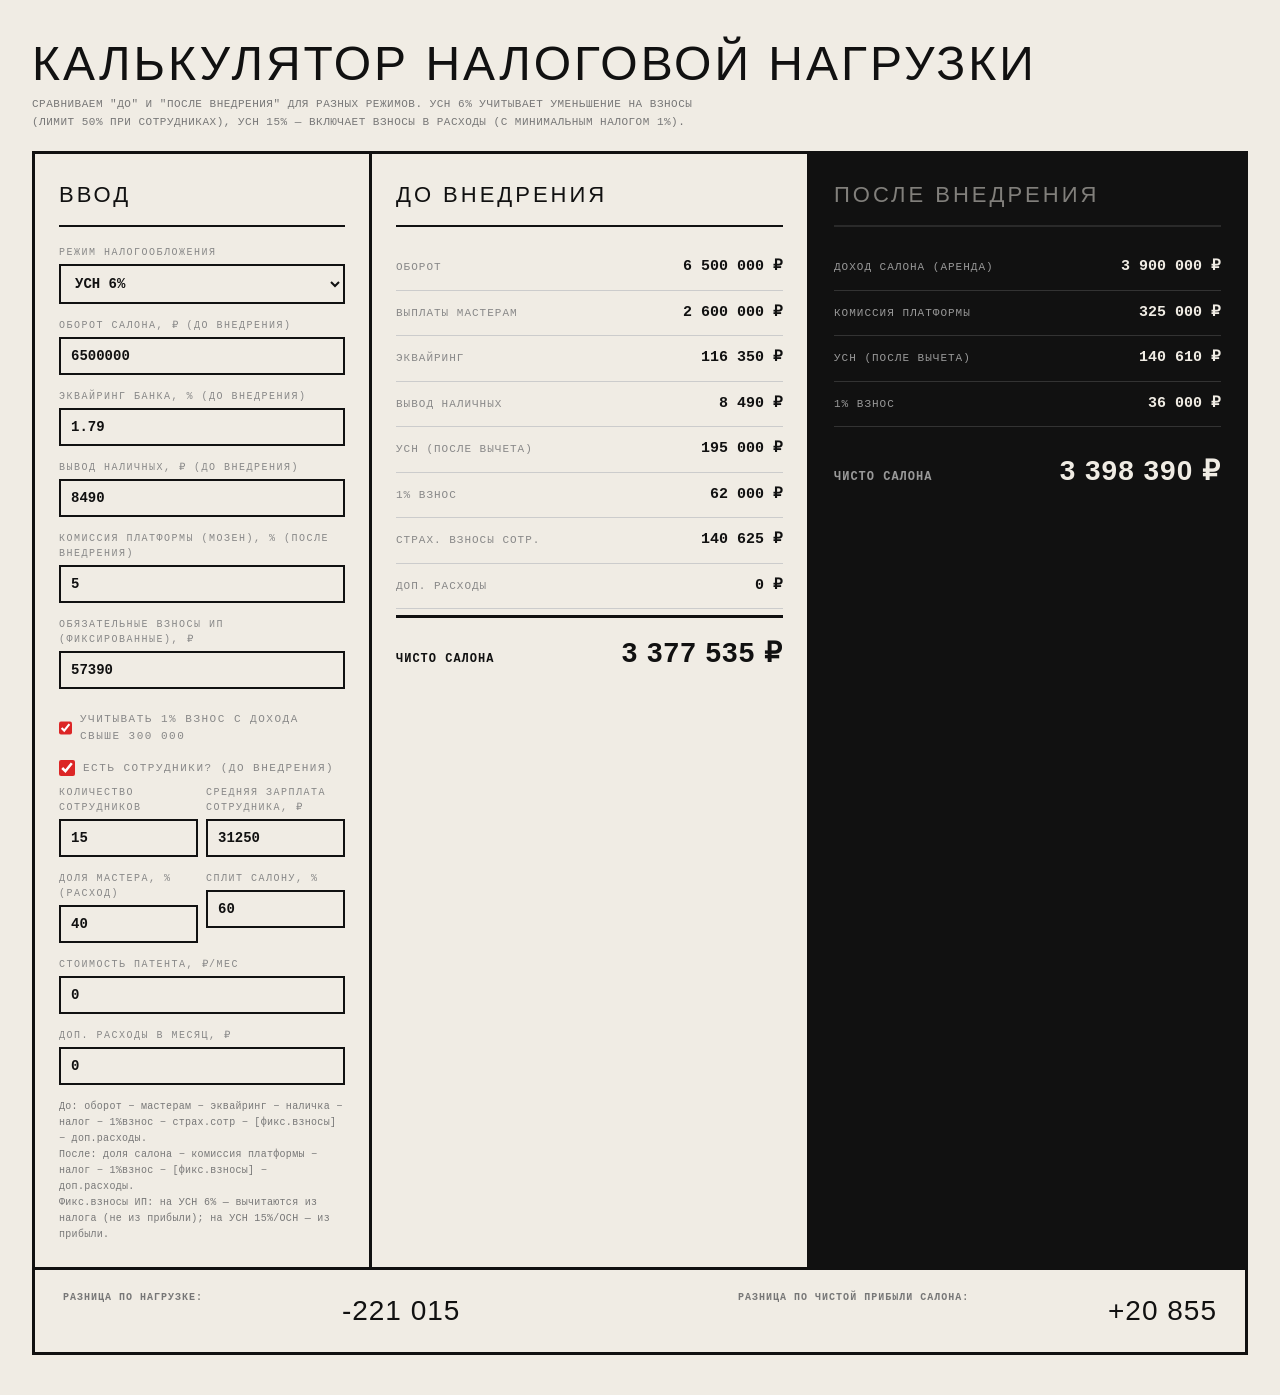
<file: index (5).html>
<!doctype html>
<html lang="ru">
<head>
  <meta charset="utf-8" />
  <meta name="viewport" content="width=device-width, initial-scale=1" />
  <title>Калькулятор налоговой нагрузки</title>

  <link rel="preconnect" href="https://fonts.googleapis.com">
  <link rel="preconnect" href="https://fonts.gstatic.com" crossorigin>
  <link href="https://fonts.googleapis.com/css2?family=Space+Grotesk:wght@400;500;600;700&display=swap" rel="stylesheet">

  <link rel="stylesheet" href="./styles.css" />
</head>

<body>
  <div class="wrap">
    <h1>Калькулятор налоговой нагрузки</h1>
    <p>Сравниваем "до" и "после внедрения" для разных режимов. УСН 6% учитывает уменьшение на взносы (лимит 50% при сотрудниках), УСН 15% — включает взносы в расходы (с минимальным налогом 1%).</p>

    <div class="grid" style="margin-top:20px;">
      <!-- ===== ВВОД ===== -->
      <div class="card">
        <h3>Ввод</h3>

        <label>Режим налогообложения
          <select id="regime">
            <option value="usn6">УСН 6%</option>
            <option value="usn15">УСН 15%</option>
            <option value="osn">ОСН</option>
            <option value="patent">Патент</option>
            <option value="patent_usn6">Патент + УСН 6%</option>
          </select>
        </label>

        <label>Оборот салона, ₽ (до внедрения)
          <input id="turnover" type="number" value="6500000" min="0" step="1000">
        </label>

        <div class="hidden" id="mixedIncomeWrap">
          <label>Доход по патенту (в месяц), ₽
            <input id="incomePatent" type="number" value="0" min="0" step="1000">
          </label>
          <label>Доход вне патента (УСН 6%) (в месяц), ₽
            <input id="incomeUsn" type="number" value="0" min="0" step="1000">
          </label>
          <div class="toggle">
            <input type="checkbox" id="mixedAfterFromSalonIncome" />
            <label for="mixedAfterFromSalonIncome">В "после" считать УСН-часть от дохода салона (пропорционально)</label>
          </div>
        </div>

        <label>Эквайринг банка, % (до внедрения)
          <input id="acquiring" type="number" value="1.79" min="0" max="10" step="0.01">
        </label>

        <label>Вывод наличных, ₽ (до внедрения)
          <input id="cashWithdrawal" type="number" value="8490" min="0" step="100">
        </label>

        <label>Комиссия платформы (Мозен), % (после внедрения)
          <input id="platformFeeRate" type="number" value="5" min="0" max="20" step="0.1">
        </label>

        <label>Обязательные взносы ИП (фиксированные), ₽
          <input id="fixedContrib" type="number" value="57390" min="0" step="1000">
        </label>

        <div class="toggle">
          <input type="checkbox" id="includeOnePct" checked />
          <label for="includeOnePct">Учитывать 1% взнос с дохода свыше 300 000</label>
        </div>

        <div class="hidden" id="osnTypeWrap">
          <label>Тип на ОСН
            <select id="osnType">
              <option value="ooo25">ООО (налог на прибыль 25%)</option>
              <option value="ip13">ИП (НДФЛ 13%)</option>
              <option value="ip15">ИП (НДФЛ 15%)</option>
            </select>
          </label>
        </div>

        <div class="hidden" id="osnVatWrap">
          <div class="toggle">
            <input type="checkbox" id="osnVat" />
            <label for="osnVat">Учитывать НДС 22%</label>
          </div>
        </div>

        <div class="hidden" id="empContribWrap">
          <label>Взносы за сотрудников (сумма), ₽
            <input id="empContribSum" type="number" value="0" min="0" step="1000">
          </label>
        </div>

        <div class="toggle">
          <input type="checkbox" id="hasEmployees" checked />
          <label for="hasEmployees">Есть сотрудники? (до внедрения)</label>
        </div>

        <div class="row">
          <label>Количество сотрудников
            <input id="empCount" type="number" value="15" min="0" step="1">
          </label>
          <label>Средняя зарплата сотрудника, ₽
            <input id="empSalary" type="number" value="31250" min="0" step="1000">
          </label>
        </div>

        <div class="row">
          <label>Доля мастера, % (расход)
            <input id="splitMaster" type="number" value="40" min="0" max="100" step="1">
          </label>
          <label>Сплит салону, %
            <input id="splitSalon" type="number" value="60" min="0" max="100" step="1">
          </label>
        </div>

        <label>Стоимость патента, ₽/мес
          <input id="patentFee" type="number" value="0" min="0" step="500" disabled>
        </label>

        <label id="extraLabel">Доп. расходы в месяц, ₽
          <input id="extra" type="number" value="0" min="0" step="1000">
        </label>

        <div class="hidden" id="extra15Wrap">
          <label>Расходы, вычитаемые из оборота (УСН 15%), ₽
            <input id="extra15" type="number" value="0" min="0" step="1000">
          </label>
        </div>

        <p class="muted" style="margin-top:8px;">
          До: оборот − мастерам − эквайринг − наличка − налог − 1%взнос − страх.сотр − [фикс.взносы] − доп.расходы.<br>
          После: доля салона − комиссия платформы − налог − 1%взнос − [фикс.взносы] − доп.расходы.<br>
          Фикс.взносы ИП: на УСН 6% — вычитаются из налога (не из прибыли); на УСН 15%/ОСН — из прибыли.
        </p>
      </div>

      <!-- ===== ДО ВНЕДРЕНИЯ ===== -->
      <div class="card">
        <h3>До внедрения</h3>
        <div class="stat"><span>Оборот</span><span class="val" id="revBefore">—</span></div>
        <div class="stat"><span>Выплаты мастерам</span><span class="val" id="payMasterBefore">—</span></div>
        <div class="stat"><span>Эквайринг</span><span class="val" id="acqBefore">—</span></div>
        <div class="stat"><span>Вывод наличных</span><span class="val" id="cashBefore">—</span></div>

        <!-- ОСН НДС строки -->
        <div class="stat hidden" id="rowVatOutputBefore"><span>НДС исходящий</span><span class="val" id="vatOutputBefore">—</span></div>
        <div class="stat hidden" id="rowVatInputBefore"><span>НДС входящий</span><span class="val" id="vatInputBefore">—</span></div>
        <div class="stat hidden" id="rowVatPayableBefore"><span>НДС к уплате</span><span class="val" id="vatPayableBefore">—</span></div>
        <div class="stat hidden" id="rowProfitTaxBefore"><span>Налог на прибыль</span><span class="val" id="profitTaxBefore">—</span></div>

        <!-- Общая строка налога (скрывается при ОСН+НДС) -->
        <div class="stat" id="rowTaxBefore"><span id="taxLabelBefore">УСН (после вычета)</span><span class="val" id="taxBefore">—</span></div>

        <div class="stat"><span>1% взнос</span><span class="val" id="onePctBefore">—</span></div>
        <div class="stat" id="rowEmpContribBefore"><span>Страх. взносы сотр.</span><span class="val" id="empContribBefore">—</span></div>
        <div class="stat hidden" id="rowFixedContribBefore"><span>Фикс. взносы ИП</span><span class="val" id="fixedContribBefore">—</span></div>
        <div class="stat"><span>Доп. расходы</span><span class="val" id="expBefore">—</span></div>
        <div class="stat"><span><strong>Чисто салона</strong></span><span class="val" id="netBefore">—</span></div>
      </div>

      <!-- ===== ПОСЛЕ ВНЕДРЕНИЯ ===== -->
      <div class="card">
        <h3>После внедрения</h3>
        <div class="stat"><span>Доход салона (аренда)</span><span class="val" id="revAfter">—</span></div>
        <div class="stat"><span>Комиссия платформы</span><span class="val" id="platformFeeAfter">—</span></div>

        <!-- ОСН НДС строки -->
        <div class="stat hidden" id="rowVatOutputAfter"><span>НДС исходящий</span><span class="val" id="vatOutputAfter">—</span></div>
        <div class="stat hidden" id="rowVatInputAfter"><span>НДС входящий</span><span class="val" id="vatInputAfter">—</span></div>
        <div class="stat hidden" id="rowVatPayableAfter"><span>НДС к уплате</span><span class="val" id="vatPayableAfter">—</span></div>
        <div class="stat hidden" id="rowProfitTaxAfter"><span>Налог на прибыль</span><span class="val" id="profitTaxAfter">—</span></div>

        <!-- Общая строка налога -->
        <div class="stat" id="rowTaxAfter"><span id="taxLabelAfter">УСН (после вычета)</span><span class="val" id="taxAfter">—</span></div>

        <div class="stat"><span>1% взнос</span><span class="val" id="onePctAfter">—</span></div>
        <div class="stat hidden" id="rowFixedContribAfter"><span>Фикс. взносы ИП</span><span class="val" id="fixedContribAfter">—</span></div>
        <div class="stat hidden" id="rowExpAfter"><span>Доп. расходы</span><span class="val" id="expAfter">—</span></div>
        <div class="stat"><span><strong>Чисто салона</strong></span><span class="val" id="netAfter">—</span></div>
      </div>
    </div>

    <div class="diff" id="diffBox">
      <strong>Разница по нагрузке:</strong> <span id="diffTax">—</span><br>
      <strong>Разница по чистой прибыли салона:</strong> <span id="diffNet">—</span>
    </div>
  </div>

  <script type="module" src="./js/main.js"></script>
</body>
</html>
</file>
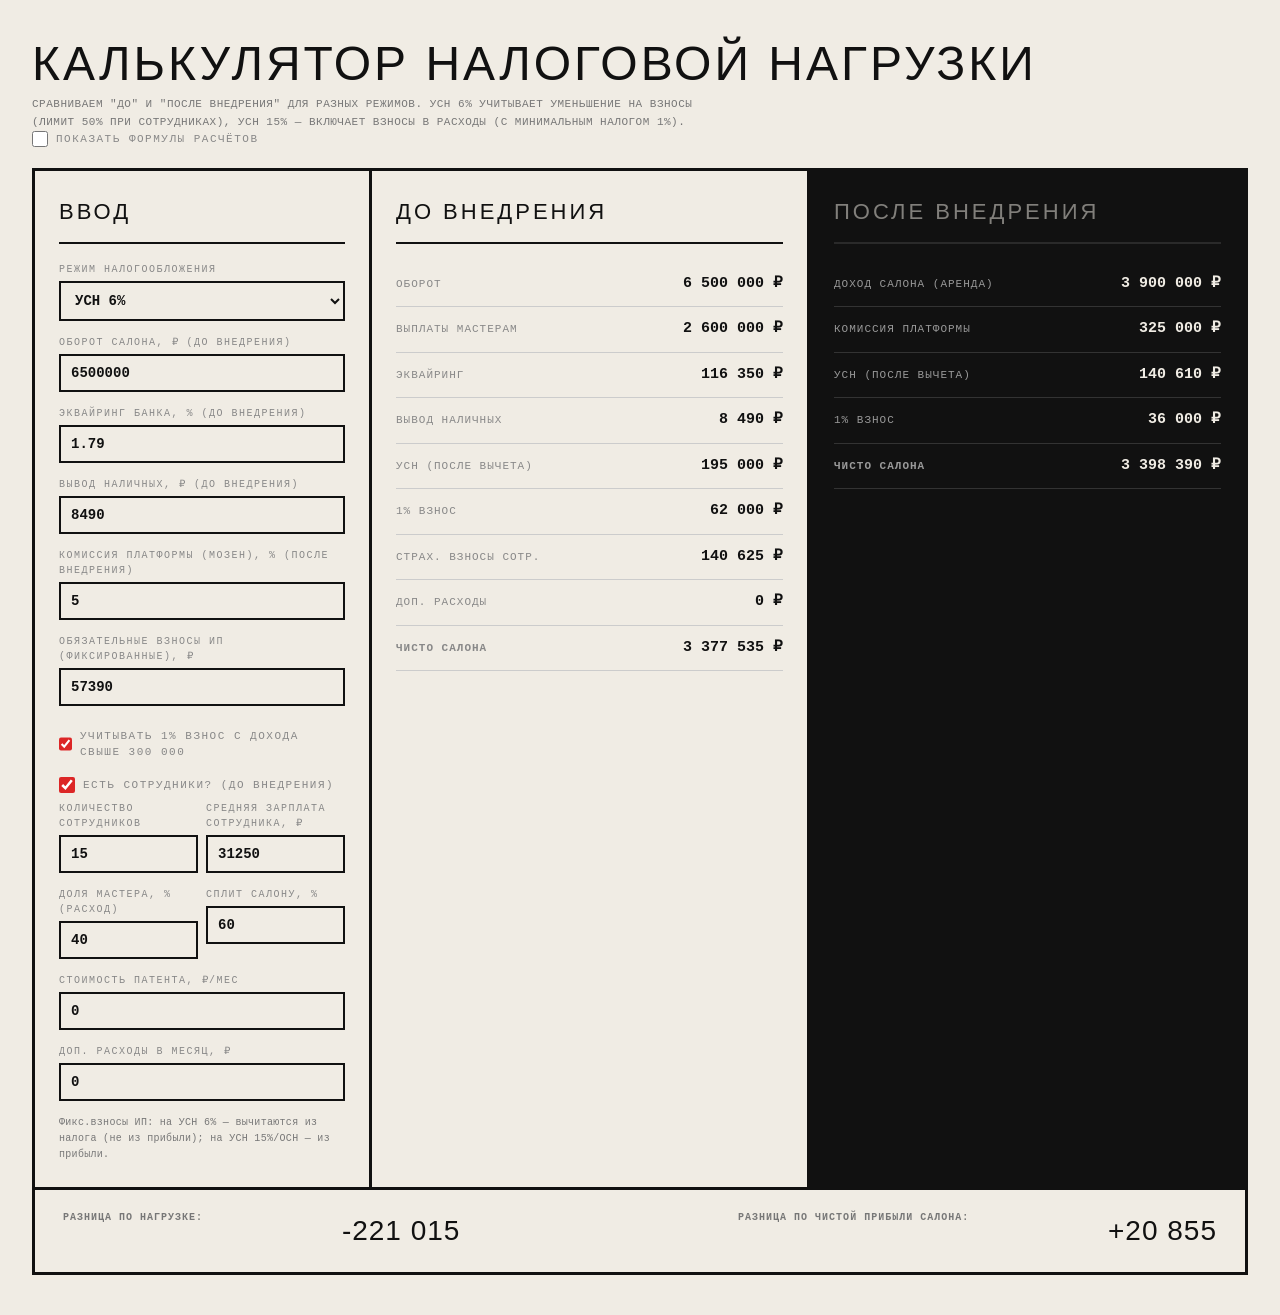
<file: index (6).html>
<!doctype html>
<html lang="ru">
<head>
  <meta charset="utf-8" />
  <meta name="viewport" content="width=device-width, initial-scale=1" />
  <title>Калькулятор налоговой нагрузки</title>

  <link rel="preconnect" href="https://fonts.googleapis.com">
  <link rel="preconnect" href="https://fonts.gstatic.com" crossorigin>
  <link href="https://fonts.googleapis.com/css2?family=Space+Grotesk:wght@400;500;600;700&display=swap" rel="stylesheet">

  <link rel="stylesheet" href="./styles.css" />

  <style>
    /* Формулы: скрыты по умолчанию, видны при .formulas-visible */
    .formula {
      display: none;
      font-size: 0.72rem;
      line-height: 1.45;
      color: #9ca3af;
      background: rgba(255,255,255,0.03);
      border-left: 2px solid #4f46e5;
      padding: 6px 10px;
      margin: -2px 0 6px 0;
      white-space: pre-line;
      font-family: "JetBrains Mono", "Fira Code", "SF Mono", monospace;
      border-radius: 0 4px 4px 0;
    }
    .formulas-visible .formula:not(:empty) {
      display: block;
    }
    .formula-toggle {
      display: flex;
      align-items: center;
      gap: 8px;
      margin-bottom: 12px;
      font-size: 0.85rem;
      color: #9ca3af;
    }
    .formula-toggle input[type="checkbox"] {
      accent-color: #4f46e5;
    }
  </style>
</head>

<body>
  <div class="wrap">
    <h1>Калькулятор налоговой нагрузки</h1>
    <p>Сравниваем "до" и "после внедрения" для разных режимов. УСН 6% учитывает уменьшение на взносы (лимит 50% при сотрудниках), УСН 15% — включает взносы в расходы (с минимальным налогом 1%).</p>

    <div class="formula-toggle">
      <input type="checkbox" id="showFormulas" />
      <label for="showFormulas">Показать формулы расчётов</label>
    </div>

    <div class="grid" style="margin-top:20px;">
      <!-- ===== ВВОД ===== -->
      <div class="card">
        <h3>Ввод</h3>

        <label>Режим налогообложения
          <select id="regime">
            <option value="usn6">УСН 6%</option>
            <option value="usn15">УСН 15%</option>
            <option value="osn">ОСН</option>
            <option value="patent">Патент</option>
            <option value="patent_usn6">Патент + УСН 6%</option>
          </select>
        </label>

        <label>Оборот салона, ₽ (до внедрения)
          <input id="turnover" type="number" value="6500000" min="0" step="1000">
        </label>

        <div class="hidden" id="mixedIncomeWrap">
          <label>Доход по патенту (в месяц), ₽
            <input id="incomePatent" type="number" value="0" min="0" step="1000">
          </label>
          <label>Доход вне патента (УСН 6%) (в месяц), ₽
            <input id="incomeUsn" type="number" value="0" min="0" step="1000">
          </label>
          <div class="toggle">
            <input type="checkbox" id="mixedAfterFromSalonIncome" />
            <label for="mixedAfterFromSalonIncome">В "после" считать УСН-часть от дохода салона</label>
          </div>
        </div>

        <label>Эквайринг банка, % (до внедрения)
          <input id="acquiring" type="number" value="1.79" min="0" max="10" step="0.01">
        </label>

        <label>Вывод наличных, ₽ (до внедрения)
          <input id="cashWithdrawal" type="number" value="8490" min="0" step="100">
        </label>

        <label>Комиссия платформы (Мозен), % (после внедрения)
          <input id="platformFeeRate" type="number" value="5" min="0" max="20" step="0.1">
        </label>

        <label>Обязательные взносы ИП (фиксированные), ₽
          <input id="fixedContrib" type="number" value="57390" min="0" step="1000">
        </label>

        <div class="toggle">
          <input type="checkbox" id="includeOnePct" checked />
          <label for="includeOnePct">Учитывать 1% взнос с дохода свыше 300 000</label>
        </div>

        <div class="hidden" id="osnTypeWrap">
          <label>Тип на ОСН
            <select id="osnType">
              <option value="ooo25">ООО (налог на прибыль 25%)</option>
              <option value="ip13">ИП (НДФЛ 13%)</option>
              <option value="ip15">ИП (НДФЛ 15%)</option>
            </select>
          </label>
        </div>

        <div class="hidden" id="osnVatWrap">
          <div class="toggle">
            <input type="checkbox" id="osnVat" />
            <label for="osnVat">Учитывать НДС 22%</label>
          </div>
        </div>

        <div class="hidden" id="empContribWrap">
          <label>Взносы за сотрудников (сумма), ₽
            <input id="empContribSum" type="number" value="0" min="0" step="1000">
          </label>
        </div>

        <div class="toggle">
          <input type="checkbox" id="hasEmployees" checked />
          <label for="hasEmployees">Есть сотрудники? (до внедрения)</label>
        </div>

        <div class="row">
          <label>Количество сотрудников
            <input id="empCount" type="number" value="15" min="0" step="1">
          </label>
          <label>Средняя зарплата сотрудника, ₽
            <input id="empSalary" type="number" value="31250" min="0" step="1000">
          </label>
        </div>

        <div class="row">
          <label>Доля мастера, % (расход)
            <input id="splitMaster" type="number" value="40" min="0" max="100" step="1">
          </label>
          <label>Сплит салону, %
            <input id="splitSalon" type="number" value="60" min="0" max="100" step="1">
          </label>
        </div>

        <label>Стоимость патента, ₽/мес
          <input id="patentFee" type="number" value="0" min="0" step="500" disabled>
        </label>

        <label id="extraLabel">Доп. расходы в месяц, ₽
          <input id="extra" type="number" value="0" min="0" step="1000">
        </label>

        <div class="hidden" id="extra15Wrap">
          <label>Расходы, вычитаемые из оборота (УСН 15%), ₽
            <input id="extra15" type="number" value="0" min="0" step="1000">
          </label>
        </div>

        <p class="muted" style="margin-top:8px;">
          Фикс.взносы ИП: на УСН 6% — вычитаются из налога (не из прибыли); на УСН 15%/ОСН — из прибыли.
        </p>
      </div>

      <!-- ===== ДО ВНЕДРЕНИЯ ===== -->
      <div class="card">
        <h3>До внедрения</h3>

        <div class="stat"><span>Оборот</span><span class="val" id="revBefore">—</span></div>

        <div class="stat"><span>Выплаты мастерам</span><span class="val" id="payMasterBefore">—</span></div>
        <div class="formula" id="fPayMasterB"></div>

        <div class="stat"><span>Эквайринг</span><span class="val" id="acqBefore">—</span></div>
        <div class="formula" id="fAcqB"></div>

        <div class="stat"><span>Вывод наличных</span><span class="val" id="cashBefore">—</span></div>
        <div class="formula" id="fCashB"></div>

        <!-- ОСН НДС -->
        <div class="stat hidden" id="rowVatOutputBefore"><span>НДС исходящий</span><span class="val" id="vatOutputBefore">—</span></div>
        <div class="formula" id="fVatOutputB"></div>
        <div class="stat hidden" id="rowVatInputBefore"><span>НДС входящий</span><span class="val" id="vatInputBefore">—</span></div>
        <div class="formula" id="fVatInputB"></div>
        <div class="stat hidden" id="rowVatPayableBefore"><span>НДС к уплате</span><span class="val" id="vatPayableBefore">—</span></div>
        <div class="formula" id="fVatPayableB"></div>
        <div class="stat hidden" id="rowProfitTaxBefore"><span>Налог на прибыль</span><span class="val" id="profitTaxBefore">—</span></div>
        <div class="formula" id="fProfitTaxB"></div>

        <!-- Общий налог -->
        <div class="stat" id="rowTaxBefore"><span id="taxLabelBefore">УСН (после вычета)</span><span class="val" id="taxBefore">—</span></div>
        <div class="formula" id="fTaxB"></div>

        <div class="stat"><span>1% взнос</span><span class="val" id="onePctBefore">—</span></div>
        <div class="formula" id="fOnePctB"></div>

        <div class="stat" id="rowEmpContribBefore"><span>Страх. взносы сотр.</span><span class="val" id="empContribBefore">—</span></div>
        <div class="formula" id="fEmpContribB"></div>

        <div class="stat hidden" id="rowFixedContribBefore"><span>Фикс. взносы ИП</span><span class="val" id="fixedContribBefore">—</span></div>
        <div class="formula" id="fFixedContribB"></div>

        <div class="stat"><span>Доп. расходы</span><span class="val" id="expBefore">—</span></div>

        <div class="stat"><span><strong>Чисто салона</strong></span><span class="val" id="netBefore">—</span></div>
        <div class="formula" id="fNetB"></div>
      </div>

      <!-- ===== ПОСЛЕ ВНЕДРЕНИЯ ===== -->
      <div class="card">
        <h3>После внедрения</h3>

        <div class="stat"><span>Доход салона (аренда)</span><span class="val" id="revAfter">—</span></div>
        <div class="formula" id="fRevA"></div>

        <div class="stat"><span>Комиссия платформы</span><span class="val" id="platformFeeAfter">—</span></div>
        <div class="formula" id="fPlatformA"></div>

        <!-- ОСН НДС -->
        <div class="stat hidden" id="rowVatOutputAfter"><span>НДС исходящий</span><span class="val" id="vatOutputAfter">—</span></div>
        <div class="formula" id="fVatOutputA"></div>
        <div class="stat hidden" id="rowVatInputAfter"><span>НДС входящий</span><span class="val" id="vatInputAfter">—</span></div>
        <div class="formula" id="fVatInputA"></div>
        <div class="stat hidden" id="rowVatPayableAfter"><span>НДС к уплате</span><span class="val" id="vatPayableAfter">—</span></div>
        <div class="formula" id="fVatPayableA"></div>
        <div class="stat hidden" id="rowProfitTaxAfter"><span>Налог на прибыль</span><span class="val" id="profitTaxAfter">—</span></div>
        <div class="formula" id="fProfitTaxA"></div>

        <!-- Общий налог -->
        <div class="stat" id="rowTaxAfter"><span id="taxLabelAfter">УСН (после вычета)</span><span class="val" id="taxAfter">—</span></div>
        <div class="formula" id="fTaxA"></div>

        <div class="stat"><span>1% взнос</span><span class="val" id="onePctAfter">—</span></div>
        <div class="formula" id="fOnePctA"></div>

        <div class="stat hidden" id="rowFixedContribAfter"><span>Фикс. взносы ИП</span><span class="val" id="fixedContribAfter">—</span></div>
        <div class="formula" id="fFixedContribA"></div>

        <div class="stat hidden" id="rowExpAfter"><span>Доп. расходы</span><span class="val" id="expAfter">—</span></div>

        <div class="stat"><span><strong>Чисто салона</strong></span><span class="val" id="netAfter">—</span></div>
        <div class="formula" id="fNetA"></div>
      </div>
    </div>

    <div class="diff" id="diffBox">
      <strong>Разница по нагрузке:</strong> <span id="diffTax">—</span><br>
      <strong>Разница по чистой прибыли салона:</strong> <span id="diffNet">—</span>
    </div>
  </div>

  <script type="module" src="./js/main.js"></script>
</body>
</html>
</file>
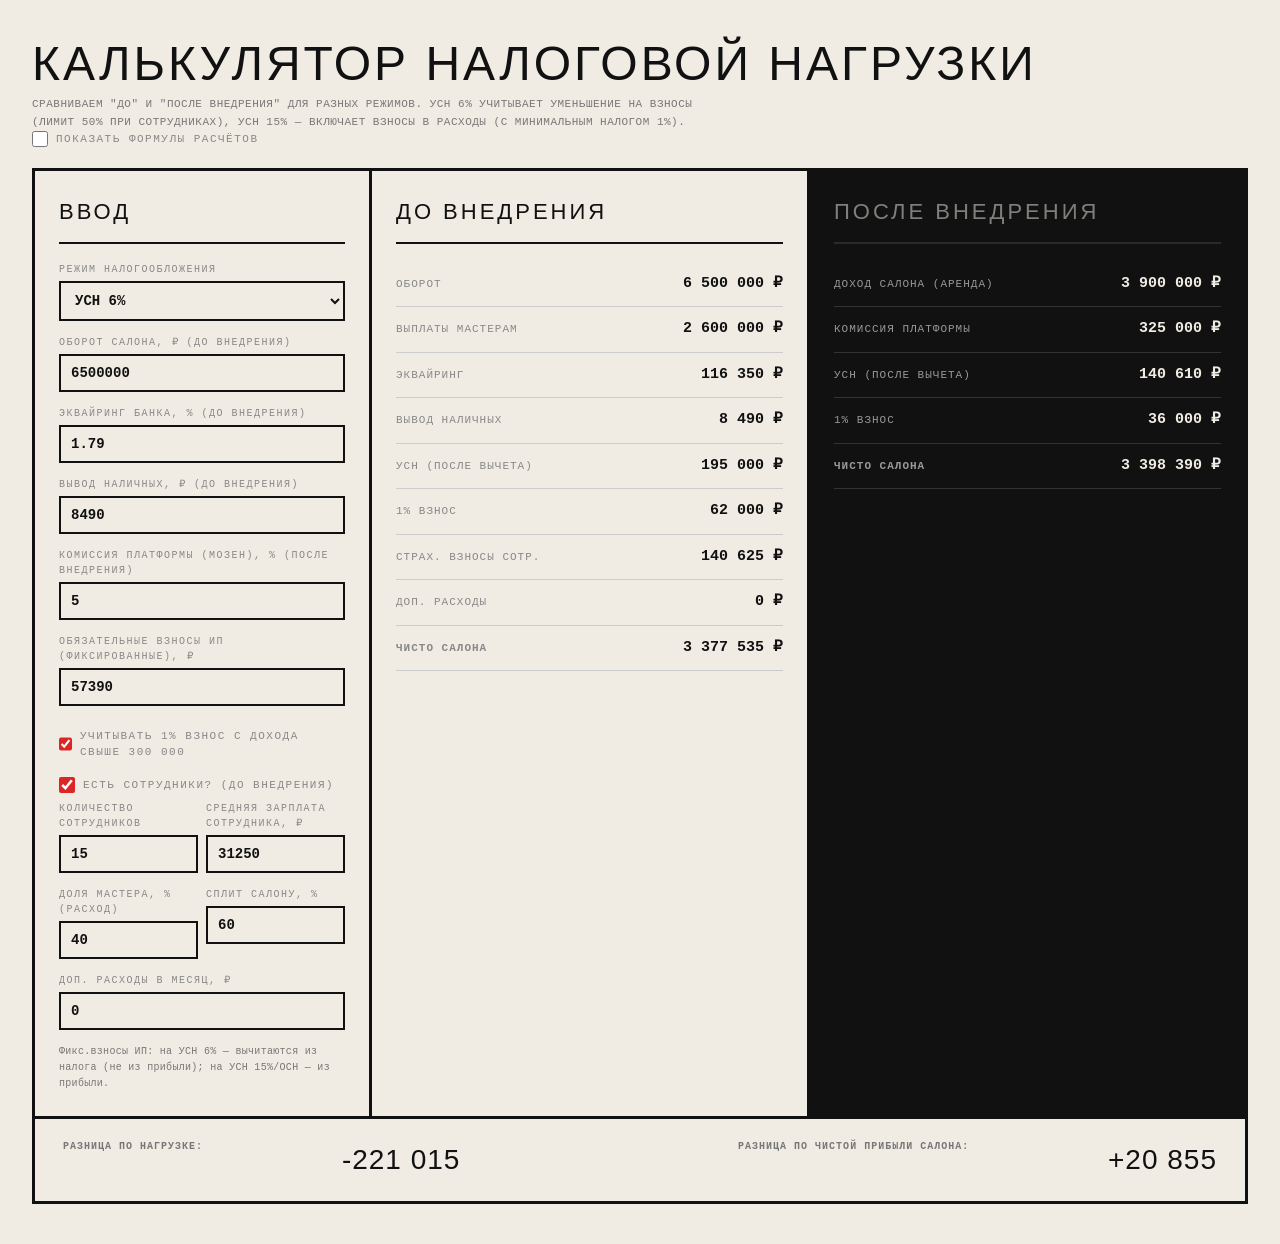
<file: index (8).html>
<!doctype html>
<html lang="ru">
<head>
  <meta charset="utf-8" />
  <meta name="viewport" content="width=device-width, initial-scale=1" />
  <title>Калькулятор налоговой нагрузки</title>

  <link rel="preconnect" href="https://fonts.googleapis.com">
  <link rel="preconnect" href="https://fonts.gstatic.com" crossorigin>
  <link href="https://fonts.googleapis.com/css2?family=Space+Grotesk:wght@400;500;600;700&display=swap" rel="stylesheet">

  <link rel="stylesheet" href="./styles.css" />

  <style>
    /* Формулы: скрыты по умолчанию, видны при .formulas-visible */
    .formula {
      display: none;
      font-size: 0.72rem;
      line-height: 1.45;
      color: #9ca3af;
      background: rgba(255,255,255,0.03);
      border-left: 2px solid #4f46e5;
      padding: 6px 10px;
      margin: -2px 0 6px 0;
      white-space: pre-line;
      font-family: "JetBrains Mono", "Fira Code", "SF Mono", monospace;
      border-radius: 0 4px 4px 0;
    }
    .formulas-visible .formula:not(:empty) {
      display: block;
    }
    .formula-toggle {
      display: flex;
      align-items: center;
      gap: 8px;
      margin-bottom: 12px;
      font-size: 0.85rem;
      color: #9ca3af;
    }
    .formula-toggle input[type="checkbox"] {
      accent-color: #4f46e5;
    }
  </style>
</head>

<body>
  <div class="wrap">
    <h1>Калькулятор налоговой нагрузки</h1>
    <p>Сравниваем "до" и "после внедрения" для разных режимов. УСН 6% учитывает уменьшение на взносы (лимит 50% при сотрудниках), УСН 15% — включает взносы в расходы (с минимальным налогом 1%).</p>

    <div class="formula-toggle">
      <input type="checkbox" id="showFormulas" />
      <label for="showFormulas">Показать формулы расчётов</label>
    </div>

    <div class="grid" style="margin-top:20px;">
      <!-- ===== ВВОД ===== -->
      <div class="card">
        <h3>Ввод</h3>

        <label>Режим налогообложения
          <select id="regime">
            <option value="usn6">УСН 6%</option>
            <option value="usn15">УСН 15%</option>
            <option value="osn">ОСН</option>

          </select>
        </label>

        <label>Оборот салона, ₽ (до внедрения)
          <input id="turnover" type="number" value="6500000" min="0" step="1000">
        </label>


        <label>Эквайринг банка, % (до внедрения)
          <input id="acquiring" type="number" value="1.79" min="0" max="10" step="0.01">
        </label>

        <label>Вывод наличных, ₽ (до внедрения)
          <input id="cashWithdrawal" type="number" value="8490" min="0" step="100">
        </label>

        <label>Комиссия платформы (Мозен), % (после внедрения)
          <input id="platformFeeRate" type="number" value="5" min="0" max="20" step="0.1">
        </label>

        <label>Обязательные взносы ИП (фиксированные), ₽
          <input id="fixedContrib" type="number" value="57390" min="0" step="1000">
        </label>

        <div class="toggle">
          <input type="checkbox" id="includeOnePct" checked />
          <label for="includeOnePct">Учитывать 1% взнос с дохода свыше 300 000</label>
        </div>

        <div class="hidden" id="osnTypeWrap">
          <label>Тип на ОСН
            <select id="osnType">
              <option value="ooo25">ООО (налог на прибыль 25%)</option>
              <option value="ip13">ИП (НДФЛ 13%)</option>
              <option value="ip15">ИП (НДФЛ 15%)</option>
            </select>
          </label>
        </div>

        <div class="hidden" id="osnVatWrap">
          <div class="toggle">
            <input type="checkbox" id="osnVat" />
            <label for="osnVat">Учитывать НДС 22%</label>
          </div>
        </div>

        <div class="hidden" id="empContribWrap">
          <label>Взносы за сотрудников (сумма), ₽
            <input id="empContribSum" type="number" value="0" min="0" step="1000">
          </label>
        </div>

        <div class="toggle">
          <input type="checkbox" id="hasEmployees" checked />
          <label for="hasEmployees">Есть сотрудники? (до внедрения)</label>
        </div>

        <div class="row">
          <label>Количество сотрудников
            <input id="empCount" type="number" value="15" min="0" step="1">
          </label>
          <label>Средняя зарплата сотрудника, ₽
            <input id="empSalary" type="number" value="31250" min="0" step="1000">
          </label>
        </div>

        <div class="row">
          <label>Доля мастера, % (расход)
            <input id="splitMaster" type="number" value="40" min="0" max="100" step="1">
          </label>
          <label>Сплит салону, %
            <input id="splitSalon" type="number" value="60" min="0" max="100" step="1">
          </label>
        </div>


        <label id="extraLabel">Доп. расходы в месяц, ₽
          <input id="extra" type="number" value="0" min="0" step="1000">
        </label>

        <div class="hidden" id="extra15Wrap">
          <label>Расходы, вычитаемые из оборота (УСН 15%), ₽
            <input id="extra15" type="number" value="0" min="0" step="1000">
          </label>
        </div>

        <p class="muted" style="margin-top:8px;">
          Фикс.взносы ИП: на УСН 6% — вычитаются из налога (не из прибыли); на УСН 15%/ОСН — из прибыли.
        </p>
      </div>

      <!-- ===== ДО ВНЕДРЕНИЯ ===== -->
      <div class="card">
        <h3>До внедрения</h3>

        <div class="stat"><span>Оборот</span><span class="val" id="revBefore">—</span></div>

        <div class="stat"><span>Выплаты мастерам</span><span class="val" id="payMasterBefore">—</span></div>
        <div class="formula" id="fPayMasterB"></div>

        <div class="stat"><span>Эквайринг</span><span class="val" id="acqBefore">—</span></div>
        <div class="formula" id="fAcqB"></div>

        <div class="stat"><span>Вывод наличных</span><span class="val" id="cashBefore">—</span></div>
        <div class="formula" id="fCashB"></div>

        <!-- ОСН НДС -->
        <div class="stat hidden" id="rowVatOutputBefore"><span>НДС исходящий</span><span class="val" id="vatOutputBefore">—</span></div>
        <div class="formula" id="fVatOutputB"></div>
        <div class="stat hidden" id="rowVatInputBefore"><span>НДС входящий</span><span class="val" id="vatInputBefore">—</span></div>
        <div class="formula" id="fVatInputB"></div>
        <div class="stat hidden" id="rowVatPayableBefore"><span>НДС к уплате</span><span class="val" id="vatPayableBefore">—</span></div>
        <div class="formula" id="fVatPayableB"></div>
        <div class="stat hidden" id="rowProfitTaxBefore"><span>Налог на прибыль</span><span class="val" id="profitTaxBefore">—</span></div>
        <div class="formula" id="fProfitTaxB"></div>

        <!-- Общий налог -->
        <div class="stat" id="rowTaxBefore"><span id="taxLabelBefore">УСН (после вычета)</span><span class="val" id="taxBefore">—</span></div>
        <div class="formula" id="fTaxB"></div>

        <div class="stat"><span>1% взнос</span><span class="val" id="onePctBefore">—</span></div>
        <div class="formula" id="fOnePctB"></div>

        <div class="stat" id="rowEmpContribBefore"><span>Страх. взносы сотр.</span><span class="val" id="empContribBefore">—</span></div>
        <div class="formula" id="fEmpContribB"></div>

        <div class="stat hidden" id="rowFixedContribBefore"><span>Фикс. взносы ИП</span><span class="val" id="fixedContribBefore">—</span></div>
        <div class="formula" id="fFixedContribB"></div>

        <div class="stat"><span>Доп. расходы</span><span class="val" id="expBefore">—</span></div>

        <div class="stat"><span><strong>Чисто салона</strong></span><span class="val" id="netBefore">—</span></div>
        <div class="formula" id="fNetB"></div>
      </div>

      <!-- ===== ПОСЛЕ ВНЕДРЕНИЯ ===== -->
      <div class="card">
        <h3>После внедрения</h3>

        <div class="stat"><span>Доход салона (аренда)</span><span class="val" id="revAfter">—</span></div>
        <div class="formula" id="fRevA"></div>

        <div class="stat"><span>Комиссия платформы</span><span class="val" id="platformFeeAfter">—</span></div>
        <div class="formula" id="fPlatformA"></div>

        <!-- ОСН НДС -->
        <div class="stat hidden" id="rowVatOutputAfter"><span>НДС исходящий</span><span class="val" id="vatOutputAfter">—</span></div>
        <div class="formula" id="fVatOutputA"></div>
        <div class="stat hidden" id="rowVatInputAfter"><span>НДС входящий</span><span class="val" id="vatInputAfter">—</span></div>
        <div class="formula" id="fVatInputA"></div>
        <div class="stat hidden" id="rowVatPayableAfter"><span>НДС к уплате</span><span class="val" id="vatPayableAfter">—</span></div>
        <div class="formula" id="fVatPayableA"></div>
        <div class="stat hidden" id="rowProfitTaxAfter"><span>Налог на прибыль</span><span class="val" id="profitTaxAfter">—</span></div>
        <div class="formula" id="fProfitTaxA"></div>

        <!-- Общий налог -->
        <div class="stat" id="rowTaxAfter"><span id="taxLabelAfter">УСН (после вычета)</span><span class="val" id="taxAfter">—</span></div>
        <div class="formula" id="fTaxA"></div>

        <div class="stat"><span>1% взнос</span><span class="val" id="onePctAfter">—</span></div>
        <div class="formula" id="fOnePctA"></div>

        <div class="stat hidden" id="rowFixedContribAfter"><span>Фикс. взносы ИП</span><span class="val" id="fixedContribAfter">—</span></div>
        <div class="formula" id="fFixedContribA"></div>

        <div class="stat hidden" id="rowExpAfter"><span>Доп. расходы</span><span class="val" id="expAfter">—</span></div>

        <div class="stat"><span><strong>Чисто салона</strong></span><span class="val" id="netAfter">—</span></div>
        <div class="formula" id="fNetA"></div>
      </div>
    </div>

    <div class="diff" id="diffBox">
      <strong>Разница по нагрузке:</strong> <span id="diffTax">—</span><br>
      <strong>Разница по чистой прибыли салона:</strong> <span id="diffNet">—</span>
    </div>
  </div>

  <script type="module" src="./js/main.js"></script>
</body>
</html>
</file>
<file: styles.css>
/* ============================================================
   КАЛЬКУЛЯТОР НАЛОГОВОЙ НАГРУЗКИ
   Тема по умолчанию: Брутализм
   Альтернативная тема: .theme-modern (тёмная)
   ============================================================ */

/* --- RESET & BASE --- */
*, *::before, *::after { margin: 0; padding: 0; box-sizing: border-box; }

:root {
  /* Brutalism tokens */
  --bg: #f0ece4;
  --bg-card: transparent;
  --bg-card-after: #111;
  --bg-input: transparent;
  --border: #111;
  --border-w: 3px;
  --border-light: #ccc;
  --text: #111;
  --text-muted: #777;
  --text-label: #888;
  --text-val: #111;
  --text-inv: #f0ece4;
  --accent: #dc2626;
  --accent-green: #16a34a;
  --font-body: 'IBM Plex Mono', 'Courier New', 'Liberation Mono', monospace;
  --font-display: 'Bebas Neue', 'Impact', 'Arial Black', sans-serif;
  --radius: 0px;
  --card-pad: 24px;
}

body {
  font-family: var(--font-body);
  background: var(--bg);
  color: var(--text);
  line-height: 1.5;
  min-height: 100vh;
}

/* --- LAYOUT --- */
.wrap {
  max-width: 1400px;
  margin: 0 auto;
  padding: 40px 32px;
}

h1 {
  font-family: var(--font-display);
  font-size: 48px;
  font-weight: 400;
  letter-spacing: 3px;
  text-transform: uppercase;
  line-height: 1;
  color: var(--text);
}

.wrap > p {
  font-size: 11px;
  color: var(--text-muted);
  margin-top: 8px;
  max-width: 700px;
  text-transform: uppercase;
  letter-spacing: 0.5px;
  line-height: 1.6;
}

/* --- TOP BAR --- */
.top-bar {
  display: flex;
  justify-content: space-between;
  align-items: flex-start;
  margin-bottom: 32px;
  border: var(--border-w) solid var(--border);
  padding: 24px 28px;
}

.top-actions {
  display: flex;
  gap: 12px;
  align-items: center;
  flex-wrap: wrap;
}

/* --- THEME TOGGLE BUTTON --- */
.btn-theme {
  padding: 8px 18px;
  border: 2px solid var(--border);
  background: transparent;
  font-family: var(--font-body);
  font-size: 11px;
  font-weight: 700;
  text-transform: uppercase;
  letter-spacing: 1.5px;
  cursor: pointer;
  color: var(--text);
  transition: all 0.2s;
}

.btn-theme:hover {
  background: var(--border);
  color: var(--bg);
}

/* --- GRID --- */
.grid {
  display: grid;
  grid-template-columns: 340px 1fr 1fr;
  gap: 0;
}

@media (max-width: 1100px) {
  .grid { grid-template-columns: 1fr; }
}

/* --- CARDS --- */
.card {
  border: var(--border-w) solid var(--border);
  padding: var(--card-pad);
  background: var(--bg-card);
  border-radius: var(--radius);
}

.grid .card + .card {
  margin-left: calc(-1 * var(--border-w));
}

@media (max-width: 1100px) {
  .grid .card + .card { margin-left: 0; margin-top: calc(-1 * var(--border-w)); }
}

/* Third card (После) — inverted in brutalism */
.grid .card:nth-child(3) {
  background: var(--bg-card-after);
  color: var(--text-inv);
}

.grid .card:nth-child(3) h3 { color: var(--text-inv); opacity: 0.5; }
.grid .card:nth-child(3) .stat { border-bottom-color: #333; }
.grid .card:nth-child(3) .stat span:first-child { color: #999; }
.grid .card:nth-child(3) .val { color: var(--text-inv); }
.grid .card:nth-child(3) .stat.net-total { border-top-color: var(--text-inv); }
.grid .card:nth-child(3) .formula { color: #666; border-left-color: var(--accent); }

.card h3 {
  font-family: var(--font-display);
  font-size: 22px;
  letter-spacing: 3px;
  text-transform: uppercase;
  font-weight: 400;
  padding-bottom: 14px;
  border-bottom: 2px solid var(--border);
  margin-bottom: 18px;
  color: var(--text);
}

.grid .card:nth-child(3) h3 {
  border-bottom-color: #444;
}

/* --- FORM ELEMENTS --- */
label {
  display: block;
  font-size: 10px;
  text-transform: uppercase;
  letter-spacing: 1.5px;
  color: var(--text-label);
  margin-bottom: 14px;
  font-weight: 500;
}

input[type="number"],
select {
  width: 100%;
  padding: 9px 10px;
  border: 2px solid var(--border);
  background: var(--bg-input);
  font-size: 14px;
  font-family: var(--font-body);
  font-weight: 600;
  color: var(--text);
  border-radius: var(--radius);
  margin-top: 4px;
  -moz-appearance: textfield;
}

input[type="number"]::-webkit-inner-spin-button { -webkit-appearance: none; }

input[type="number"]:focus,
select:focus {
  outline: 2px solid var(--accent);
  outline-offset: -2px;
}

.row {
  display: grid;
  grid-template-columns: 1fr 1fr;
  gap: 8px;
}

/* --- TOGGLES / CHECKBOXES --- */
.toggle {
  display: flex;
  align-items: center;
  gap: 8px;
  padding: 8px 0;
  font-size: 11px;
  text-transform: uppercase;
  letter-spacing: 1px;
  color: var(--text-muted);
}

.toggle label {
  margin-bottom: 0;
  font-size: 11px;
  cursor: pointer;
}

.toggle input[type="checkbox"],
.formula-toggle input[type="checkbox"] {
  width: 16px;
  height: 16px;
  accent-color: var(--accent);
}

/* --- STAT ROWS --- */
.stat {
  display: flex;
  justify-content: space-between;
  align-items: baseline;
  padding: 11px 0;
  border-bottom: 1px solid var(--border-light);
}

.stat:last-of-type { border-bottom: none; }

.stat span:first-child {
  font-size: 11px;
  text-transform: uppercase;
  letter-spacing: 1px;
  color: var(--text-label);
  font-weight: 500;
}

.val {
  font-size: 15px;
  font-weight: 700;
  color: var(--text-val);
  font-variant-numeric: tabular-nums;
}

/* Net total row */
.stat:has(strong),
.stat:last-child {
  /* fallback for browsers without :has */
}

.card .stat:last-of-type {
  border-top: 3px solid var(--border);
  border-bottom: none;
  margin-top: 6px;
  padding-top: 14px;
}

.card .stat:last-of-type span:first-child {
  font-size: 12px;
  color: var(--text);
  font-weight: 700;
}

.card .stat:last-of-type .val {
  font-family: var(--font-display);
  font-size: 28px;
  letter-spacing: 1px;
}

/* --- FORMULAS --- */
.formula {
  display: none;
  font-size: 9px;
  line-height: 1.5;
  color: #999;
  border-left: 3px solid var(--accent);
  padding: 4px 10px;
  margin: -4px 0 6px 0;
  white-space: pre-line;
  font-family: var(--font-body);
  letter-spacing: 0.3px;
  border-radius: 0;
}

.formulas-visible .formula:not(:empty) {
  display: block;
}

.formula-toggle {
  display: flex;
  align-items: center;
  gap: 8px;
  font-size: 11px;
  text-transform: uppercase;
  letter-spacing: 1.5px;
  color: var(--text-muted);
}

.formula-toggle label {
  font-size: 11px;
  margin-bottom: 0;
  cursor: pointer;
}

/* --- DIFF BAR --- */
.diff {
  border: var(--border-w) solid var(--border);
  border-top: none;
  padding: 20px 28px;
  display: flex;
  justify-content: space-between;
  flex-wrap: wrap;
  gap: 16px;
  font-size: 13px;
}

.diff strong {
  text-transform: uppercase;
  letter-spacing: 1px;
  font-size: 10px;
  color: var(--text-muted);
}

.diff span {
  font-family: var(--font-display);
  font-size: 28px;
  letter-spacing: 1px;
}

.diff.danger span { color: var(--accent); }

/* --- EXPORT BUTTON --- */
.export-btn {
  display: block;
  margin: 0 auto;
  padding: 10px 24px;
  border: 2px solid var(--border);
  background: transparent;
  font-family: var(--font-body);
  font-size: 11px;
  font-weight: 700;
  text-transform: uppercase;
  letter-spacing: 2px;
  cursor: pointer;
  color: var(--text);
  border-radius: var(--radius);
  transition: all 0.15s;
}

.export-btn:hover {
  background: var(--border);
  color: var(--bg);
}

/* --- BOTTOM TOOLBAR --- */
.bottom-toolbar {
  display: flex;
  justify-content: center;
  gap: 12px;
  margin-top: 0;
  border: var(--border-w) solid var(--border);
  border-top: none;
  padding: 16px;
}

/* --- HIDDEN / MUTED --- */
.hidden { display: none !important; }
.muted {
  font-size: 10px;
  color: var(--text-muted);
  line-height: 1.6;
  letter-spacing: 0.3px;
}

/* ============================================================
   MODERN DARK THEME (.theme-modern on <body>)
   ============================================================ */
body.theme-modern {
  --bg: #09090b;
  --bg-card: #18181b;
  --bg-card-after: #18181b;
  --bg-input: #09090b;
  --border: #27272a;
  --border-w: 1px;
  --border-light: #1f1f23;
  --text: #e4e4e7;
  --text-muted: #52525b;
  --text-label: #71717a;
  --text-val: #e4e4e7;
  --text-inv: #e4e4e7;
  --accent: #6366f1;
  --accent-green: #34d399;
  --font-body: 'Plus Jakarta Sans', 'DM Sans', 'Segoe UI', sans-serif;
  --font-display: 'Plus Jakarta Sans', 'DM Sans', 'Segoe UI', sans-serif;
  --radius: 16px;
  --card-pad: 28px;
}

body.theme-modern h1 {
  font-size: 30px;
  font-weight: 800;
  letter-spacing: -1px;
  text-transform: none;
}

body.theme-modern .wrap > p {
  text-transform: none;
  font-size: 13px;
  letter-spacing: 0;
}

/* Top bar */
body.theme-modern .top-bar {
  border: none;
  padding: 0;
  margin-bottom: 28px;
}

/* Cards */
body.theme-modern .card {
  border-radius: var(--radius);
}

body.theme-modern .grid {
  gap: 20px;
}

body.theme-modern .grid .card + .card {
  margin-left: 0;
}

/* Third card — no inversion, subtle glow */
body.theme-modern .grid .card:nth-child(3) {
  background: var(--bg-card-after);
  color: var(--text);
  border-color: rgba(99,102,241,0.3);
  box-shadow: 0 0 40px rgba(99,102,241,0.06);
}

body.theme-modern .grid .card:nth-child(3) h3 { color: #818cf8; opacity: 1; }
body.theme-modern .grid .card:nth-child(3) .stat { border-bottom-color: var(--border-light); }
body.theme-modern .grid .card:nth-child(3) .stat span:first-child { color: var(--text-label); }
body.theme-modern .grid .card:nth-child(3) .val { color: var(--text-val); }
body.theme-modern .grid .card:nth-child(3) .formula { color: #52525b; border-left-color: var(--accent); }

body.theme-modern .card h3 {
  font-family: var(--font-body);
  font-size: 11px;
  font-weight: 700;
  letter-spacing: 2px;
  border-bottom: 1px solid var(--border);
}

body.theme-modern .grid .card:nth-child(3) h3 {
  border-bottom-color: rgba(99,102,241,0.2);
}

/* Form elements */
body.theme-modern label {
  text-transform: none;
  font-size: 12px;
  letter-spacing: 0;
  color: var(--text-label);
}

body.theme-modern input[type="number"],
body.theme-modern select {
  border: 1px solid var(--border);
  border-radius: 10px;
  font-family: var(--font-body);
  font-weight: 500;
}

body.theme-modern input[type="number"]:focus,
body.theme-modern select:focus {
  outline: none;
  border-color: var(--accent);
  box-shadow: 0 0 0 3px rgba(99,102,241,0.15);
}

/* Toggles */
body.theme-modern .toggle {
  text-transform: none;
  font-size: 13px;
  letter-spacing: 0;
  color: var(--text-muted);
}

body.theme-modern .toggle label {
  font-size: 13px;
}

body.theme-modern .toggle input[type="checkbox"],
body.theme-modern .formula-toggle input[type="checkbox"] {
  accent-color: var(--accent);
}

/* Stat rows */
body.theme-modern .stat span:first-child {
  text-transform: none;
  font-size: 13px;
  letter-spacing: 0;
}

body.theme-modern .val {
  font-size: 14px;
  font-weight: 600;
}

body.theme-modern .card .stat:last-of-type {
  border-top: 1px solid #3f3f46;
  border-top-width: 1px;
}

body.theme-modern .card .stat:last-of-type .val {
  font-family: var(--font-body);
  font-size: 18px;
  font-weight: 800;
  letter-spacing: -0.5px;
}

body.theme-modern .card .stat:last-of-type span:first-child {
  font-size: 14px;
}

/* Formulas */
body.theme-modern .formula {
  font-size: 11px;
  font-family: 'JetBrains Mono', 'Fira Code', 'SF Mono', monospace;
  color: #52525b;
  border-radius: 0 6px 6px 0;
  background: rgba(255,255,255,0.02);
  letter-spacing: 0;
}

body.theme-modern .formula-toggle {
  text-transform: none;
  font-size: 13px;
  letter-spacing: 0;
}

body.theme-modern .formula-toggle label {
  font-size: 13px;
}

/* Diff bar */
body.theme-modern .diff {
  border: 1px solid var(--border);
  border-radius: var(--radius);
  margin-top: 20px;
}

body.theme-modern .diff strong {
  text-transform: none;
  font-size: 13px;
  letter-spacing: 0;
}

body.theme-modern .diff span {
  font-family: var(--font-body);
  font-size: 20px;
  font-weight: 800;
  letter-spacing: -0.5px;
}

/* Buttons */
body.theme-modern .btn-theme,
body.theme-modern .export-btn {
  border: 1px solid var(--border);
  border-radius: 999px;
  font-family: var(--font-body);
  text-transform: none;
  font-size: 13px;
  font-weight: 500;
  letter-spacing: 0;
  padding: 8px 20px;
  color: var(--text-label);
}

body.theme-modern .btn-theme:hover,
body.theme-modern .export-btn:hover {
  background: var(--accent);
  border-color: var(--accent);
  color: #fff;
}

body.theme-modern .bottom-toolbar {
  border: none;
  margin-top: 16px;
}

/* Muted */
body.theme-modern .muted {
  font-size: 12px;
  letter-spacing: 0;
}

@media (max-width: 1100px) {
  body.theme-modern .grid .card + .card { margin-top: 0; }
}
</file>
